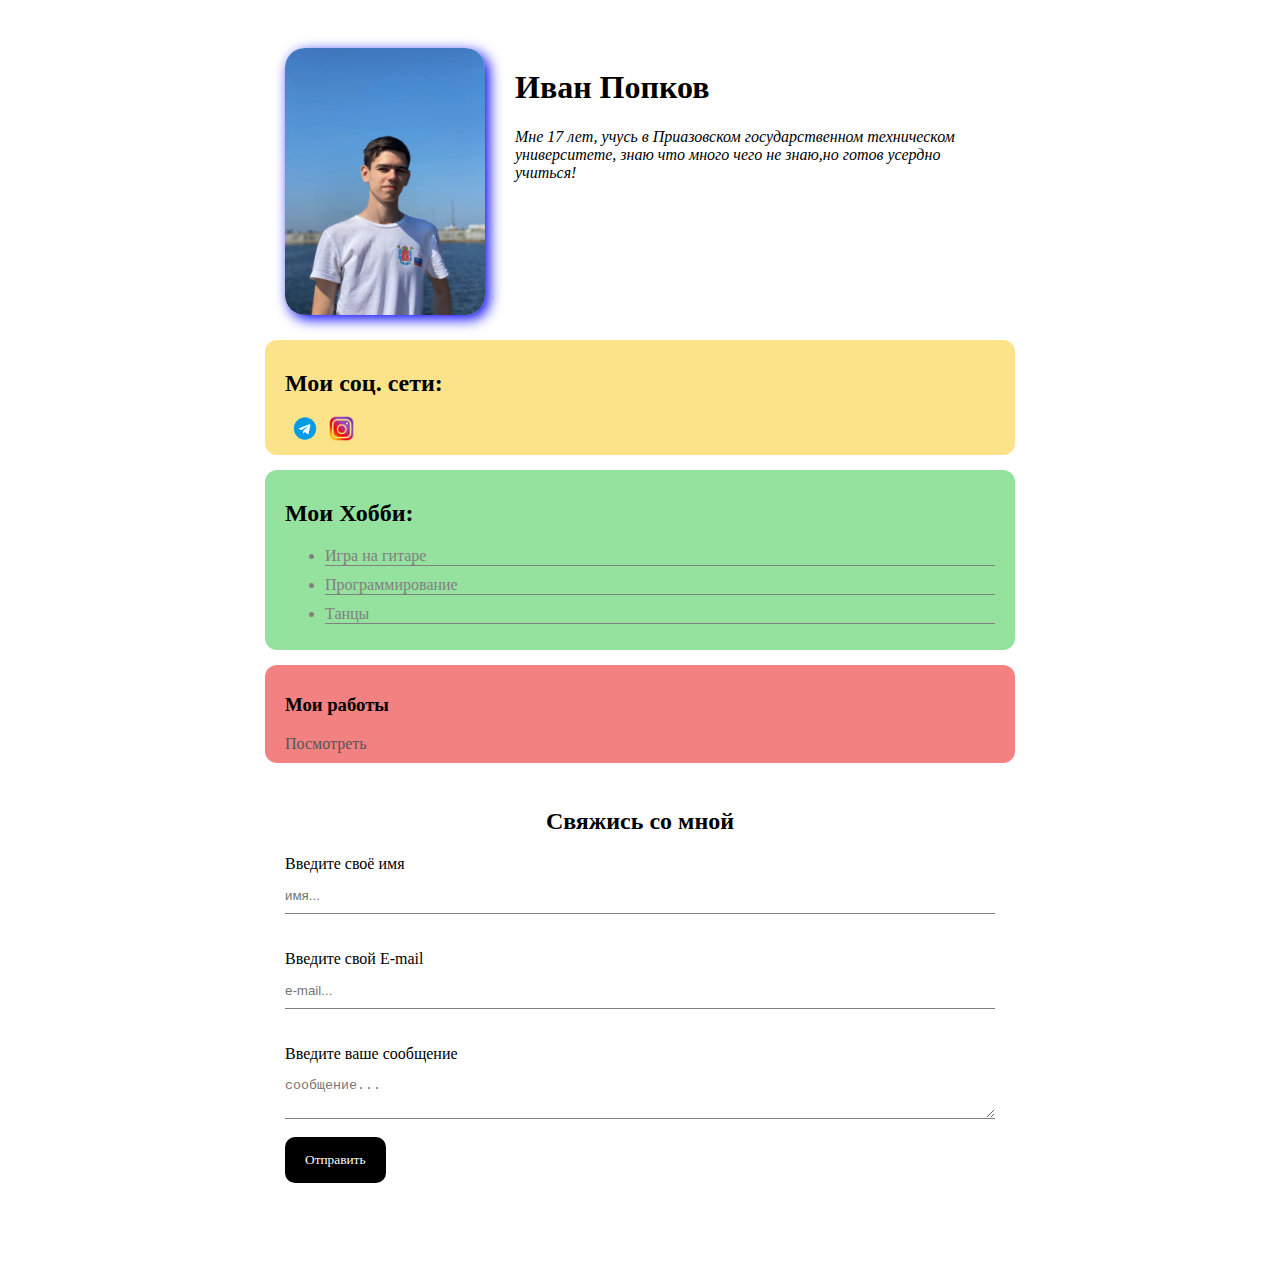
<file: index.html>
<!DOCTYPE html>
<html lang="en">
<head>
    <meta charset="UTF-8">
    <meta http-equiv="X-UA-Compatible" content="IE=edge">
    <meta name="viewport" content="width=device-width, initial-scale=1.0">
    <title>Главная</title>
    <link rel="stylesheet" href="./index.css">
</head>
<body>
    

 <div class="container">
    <div class="card ">
        <div class="info">
         <img  src="/Me.jpg" alt="Моё фото" 
         class="Avatar">
         <div class="info-text">
            <h1>Иван Попков</h1>
            <p><i>Мне 17 лет, учусь в Приазовском государственном техническом университете, знаю что много чего не знаю,но готов усердно учиться! </i></p>
         </div>
        
    
        </div>
         
    </div>

    <div class="card bg-yellow">
        <h2>Мои соц. сети:</h2>
        <a href="/"><img src="/TG.png" alt="Телеграм"
            class="TG"></a>
        <a href="/"><img src="/IG.png" alt="Instagram"
            class="Insta"></a>
            
    </div>
   
    
    <div class="card bg-green ">
        <h2>Мои Хобби: </h2>
        <div class="list">
            <ul>
                <li>Игра на гитаре</li>
                <li>Программирование</li>
                <li>Танцы</li>
            </ul>
        </div>
        
        
    </div>
    <div class="card bg-red">
        <h3>Мои работы</h3>
        <a href="./My_works.html">Посмотреть</a>

    </div>
    
   
    <div class="card ">
        <form >
            <h2>Свяжись со мной</h2>
            <label for="name">Введите своё имя </label>
            <input name="name" type="text"
           placeholder="имя...">
           <br> <br>
           <label for="email">Введите свой E-mail</label>
           <input id="email" type="text"
           placeholder="e-mail...">
           
           <br> <br>  
           <label for="textarea">Введите ваше сообщение</label>
           <textarea name="" id="textarea" 
            
            placeholder="сообщение..."></textarea>
            <br>
            <button class="btn">Отправить</button>

        </form>
     
    </div>
   

    
   
 </div>

    
</body>

</html>
</file>
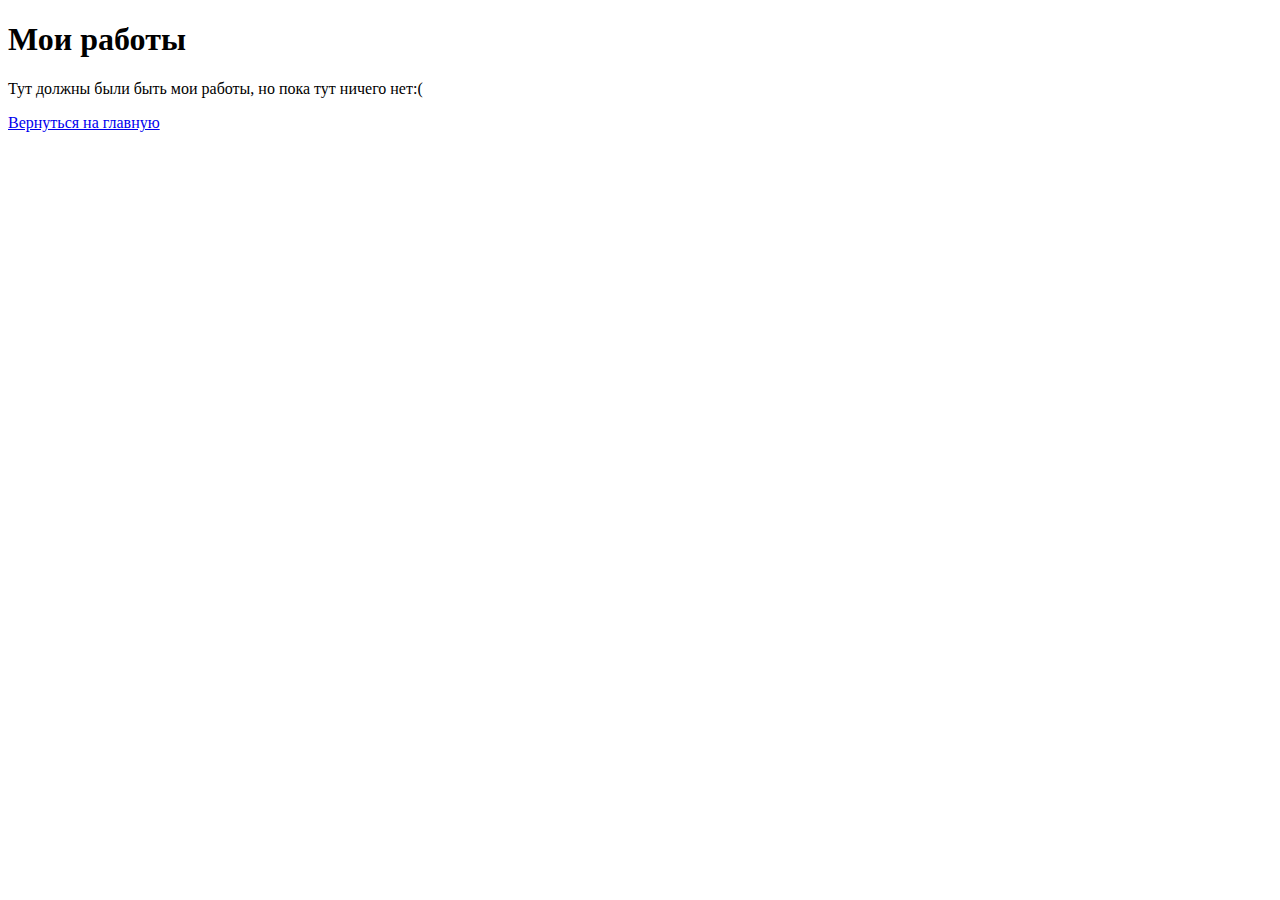
<file: My_works.html>
<!DOCTYPE html>
<html lang="en">
<head>
    <meta charset="UTF-8">
    <meta http-equiv="X-UA-Compatible" content="IE=edge">
    <meta name="viewport" content="width=device-width, initial-scale=1.0">
    <title>Работы</title>
</head>
<body>
    <h1>Мои работы </h1>
    <p>Тут должны были быть мои работы, но пока тут ничего нет:(</p>
    <a href="/index.html">Вернуться на главную</a>
</body>
</html>
</file>
<file: index.css>
.container{
    padding-top: 30px;
    margin: auto;
    max-width: 750px;
    padding-bottom: 50px;   
    font-family: in;
}
.bg-yellow{
    background-color: #FCE38A;
}
.bg-red{
    background-color: #F38181;
}
.bg-green{
    background-color: #95E19E;
}
.bg-blue{
    background-color: #D0FFF1;
}


.Avatar{
   display: block;
   
    width: 200px;    
    border-radius: 20px;
    box-shadow: 4px 4px 14px blue;
   
}

.TG{
    width: 40px;
}
.Insta{
    width: 25px;
}
.card{
    padding: 10px 20px;
    margin-bottom: 15px;
    
    border-radius: 12px;
}
.list li{
    color: gray;
    margin-bottom: 10px;
    border-bottom:1px solid gray ;
}
a{
    text-decoration: none;
    color: rgb(85, 85, 85);
}
a:hover{
    color: rgb(196, 196, 196);
}


.card form input ,form textarea{
    display: block;
    width: 100%;
    box-sizing: border-box;
    border: none;
    background: transparent;
    border-bottom: 1px solid gray;
    color: black;
    padding: 15px 0 10px;
    outline: none;
}
.card form h2{
    text-align: center;
}
.info{
    display: flex;
}
.info-text{
    margin-left: 30px;
}
.btn{
    outline: none;
    background-color: black;
    color: white;
    border: none;
    padding: 15px 20px;
    font-family: inherit;
    cursor:pointer;
    border-radius: 10px;

}
.btn:hover{
    opacity: 0.9;
}
</file>
